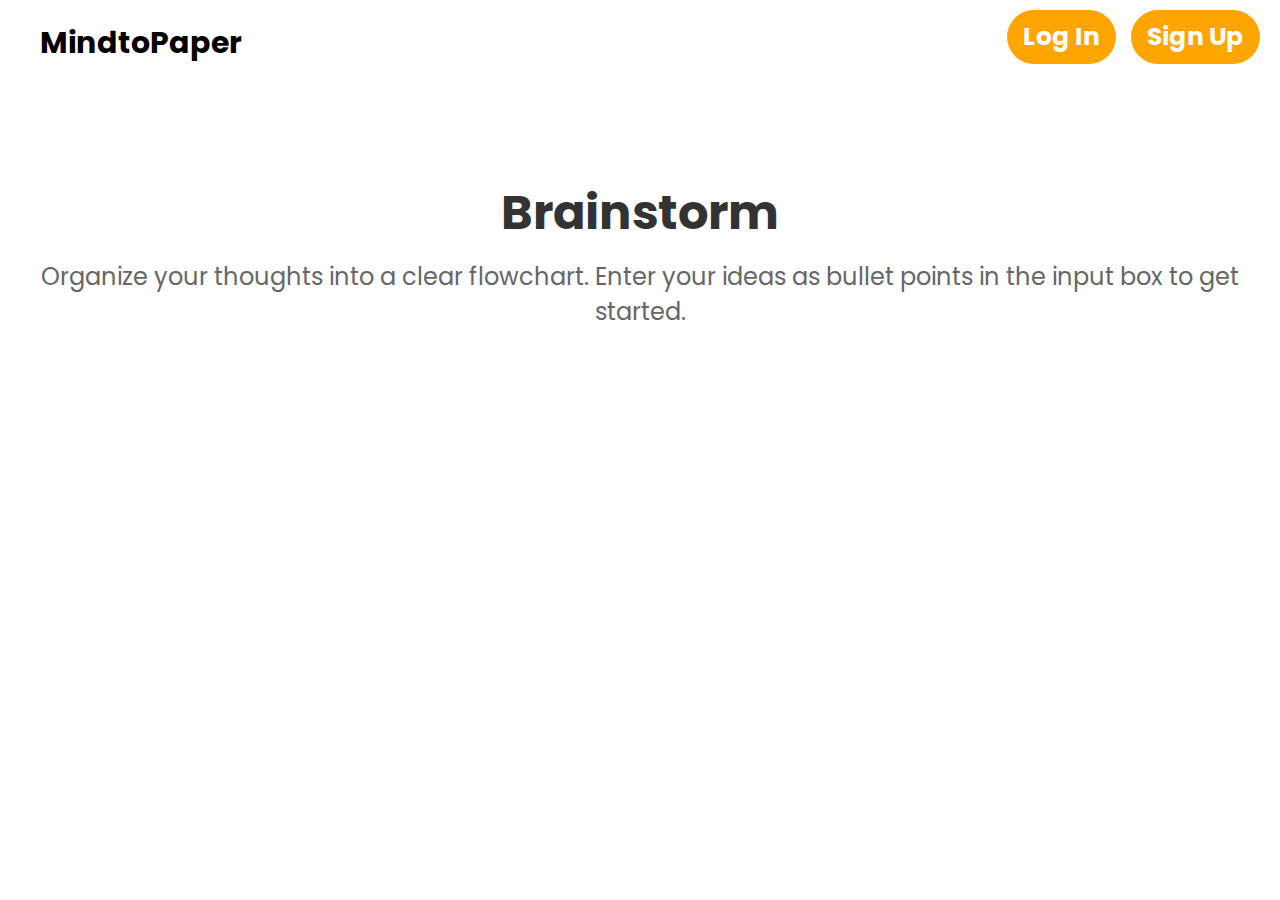
<file: brainstorm.html>
<!DOCTYPE html>
<html lang="en">
    <head>
        <meta charset="UTF-8">
        <meta http-equiv="X-UA-Compatible" content="IE=edge">
        <meta name="viewport" content="width=device-width, initial-scale=1.0">
        <title>MindtoPaper</title> <!--TITLE OF THE PAGE-->
        <link rel="stylesheet" type="text/css" href="css/brainstorm.css"> <!--LINK TO CSS FILE FOR BRAINSTORM PAGE-->
        <link rel="preconnect" href="https://fonts.googleapis.com">
        <link rel="preconnect" href="https://fonts.gstatic.com" crossorigin>
        <link href="https://fonts.googleapis.com/css2?family=Poppins:ital,wght@0,100;0,200;0,300;0,400;0,500;0,600;0,700;0,800;0,900;1,100;1,200;1,300;1,400;1,500;1,600;1,700;1,800;1,900&display=swap" rel="stylesheet">
    </head>
    <body>
        <header>
            <section class="top-bar"> <!--TOP NAVIGATION BAR ('MindtoPaper,' Login, Signup, etc.)-->
                <div class="logo"> <!--LOGO-->
                    <a href="index.html">
                        <h1>MindtoPaper</h1>
                    </a>
                </div>
                <div class="nav-buttons"> <!--LOGIN AND SIGNUP BUTTONS-->
                    <a href="#" class="btn" onclick="openModal('loginModal')">Log In</a>
                    <a href="#" class="btn" onclick="openModal('signupModal')">Sign Up</a>
                </div> 
                <div id="loginModal" class="modal"> <!--LOGIN MODAL-->
                    <div class="modal-content">
                        <span class="close" onclick="closeModal('loginModal')">&times;</span>
                        <h2><span class="relaxed"><span class="bold-text">Log In to Your Account</span></span></h2>
                        <form>
                            <label for="login-email"><span class="bold-text"><span class="relaxed">Email:</span></span></label>
                            <input type="email" id="login-email" required>
                            <label for="login-password"><span class="bold-text"><span class="relaxed">Password:</span></span></label>
                            <input type="password" id="login-password" required>
                            <button type="submit" class="btn"><span class="normal-text">Log In</span></button>
                        </form>
                        <div class="modal-footer"> <!--FOOTER OF LOGIN MODAL-->
                            <p>Don't have an account? <a href="#" onclick="switchToSignup()">Sign up here.</a></p>
                        </div>
                    </div>
                </div>
                <div id="signupModal" class="modal"> <!--SIGNUP MODAL-->
                    <div class="modal-content">
                        <span class="close" onclick="closeModal('signupModal')">&times;</span>
                        <h2><span class="relaxed">Register a New Account</span></h2>
                        <form>
                            <label for="signup-email"><span class="bold-text"><span class="relaxed">Email:</span></span></label>
                            <input type="email" id="signup-email" required>
                            <label for="signup-password"><span class="bold-text"><span class="relaxed">Password:</span></span></label>
                            <input type="password" id="signup-password" required>
                            <button type="submit" class="btn"><span class="normal-text"><span class="bold-text">Sign Up</span></span></button>
                        </form>
                        <div class="modal-footer"> <!--FOOTER OF SIGNUP MODAL-->
                            <p>Already have an account? <a href="#" onclick="switchToLogin()">Log in here.</a></p>
                        </div>
                    </div>
                </div>
            </section>
            <div class="hero"> <!--HERO SECTION (Title, Subtitle, Input Field, Evaluate Button)-->
                <h1>Brainstorm</h1>
                <h2>Organize your thoughts into a clear flowchart. Enter your ideas as bullet points in the input box to get started.</h2>
            </div>
            <div class="input-container">
                <textarea id="ideaInput" placeholder="Type your ideas here..."></textarea>
                <button class="action-button" id="submitButton">Proceed</button>
            </div>
        </header>
    </body>
    <script src="js/brainstorm.js"></script> <!--LINK TO JAVASCRIPT FILE FOR BRAINSTORM PAGE-->
</html>
</file>
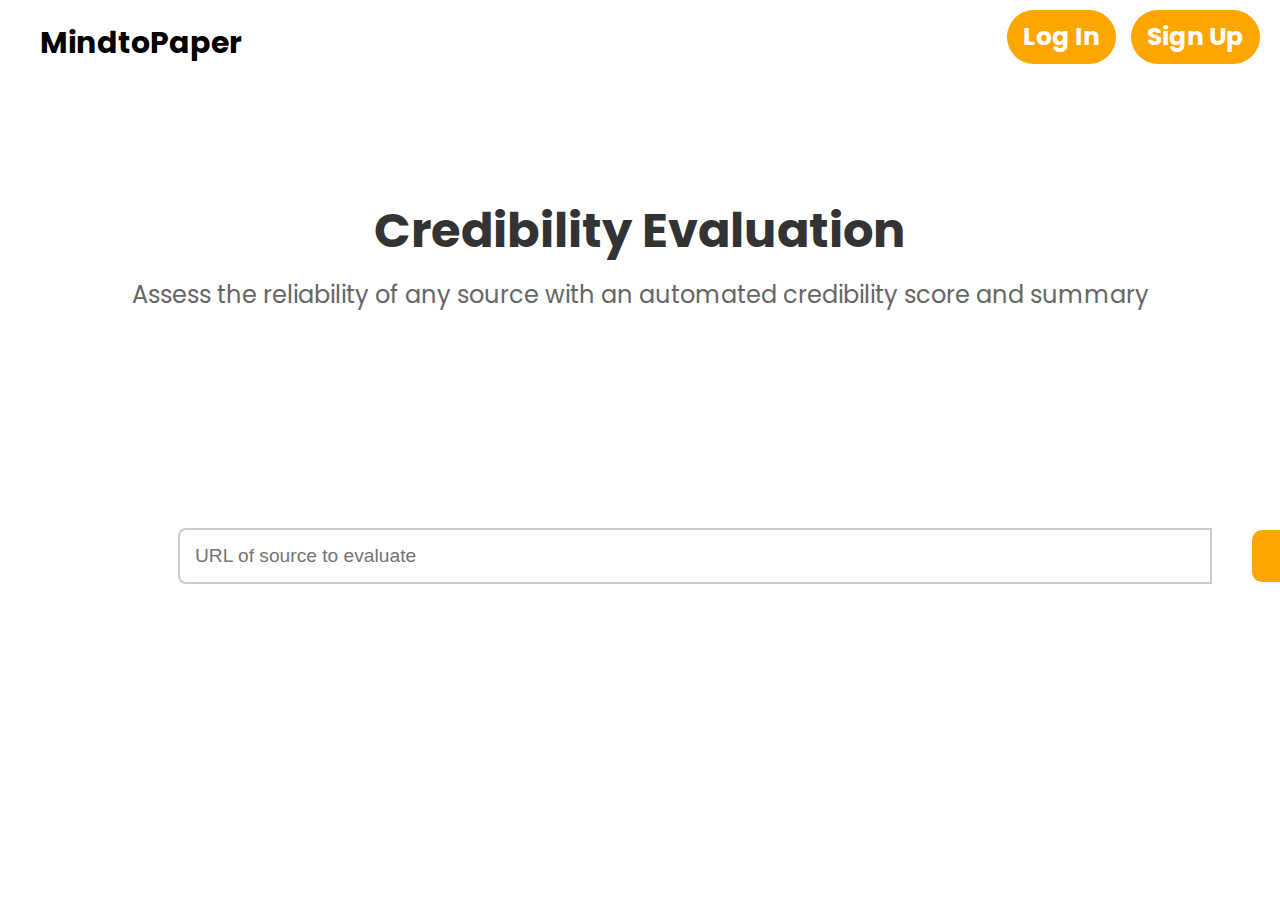
<file: credibility.html>
<!DOCTYPE html>
<html lang="en">
    <head>
        <meta charset="UTF-8">
        <meta http-equiv="X-UA-Compatible" content="IE=edge">
        <meta name="viewport" content="width=device-width, initial-scale=1.0">
        <title>MindtoPaper</title> <!--TITLE OF THE PAGE-->
        <link rel="stylesheet" type="text/css" href="css/credibility.css"> <!--LINK TO CSS FILE FOR CREDIBILITY PAGE-->
        <link rel="preconnect" href="https://fonts.googleapis.com">
        <link rel="preconnect" href="https://fonts.gstatic.com" crossorigin>
        <link href="https://fonts.googleapis.com/css2?family=Poppins:ital,wght@0,100;0,200;0,300;0,400;0,500;0,600;0,700;0,800;0,900;1,100;1,200;1,300;1,400;1,500;1,600;1,700;1,800;1,900&display=swap" rel="stylesheet">
    </head>
    <body>
        <header>
            <section class="top-bar"> <!--TOP NAVIGATION BAR ('MindtoPaper,' Login, Signup, etc.)-->
                <div class="logo"> <!--LOGO-->
                    <a href="index.html">
                        <h1>MindtoPaper</h1>
                    </a>
                </div>
                <div class="nav-buttons"> <!--LOGIN AND SIGNUP BUTTONS-->
                    <a href="#" class="btn" onclick="openModal('loginModal')">Log In</a>
                    <a href="#" class="btn" onclick="openModal('signupModal')">Sign Up</a>
                </div> 
                <div id="loginModal" class="modal"> <!--LOGIN MODAL-->
                    <div class="modal-content">
                        <span class="close" onclick="closeModal('loginModal')">&times;</span>
                        <h2><span class="relaxed"><span class="bold-text">Log In to Your Account</span></span></h2>
                        <form>
                            <label for="login-email"><span class="bold-text"><span class="relaxed">Email:</span></span></label>
                            <input type="email" id="login-email" required>
                            <label for="login-password"><span class="bold-text"><span class="relaxed">Password:</span></span></label>
                            <input type="password" id="login-password" required>
                            <button type="submit" class="btn"><span class="normal-text">Log In</span></button>
                        </form>
                        <div class="modal-footer"> <!--FOOTER OF LOGIN MODAL-->
                            <p>Don't have an account? <a href="#" onclick="switchToSignup()">Sign up here.</a></p>
                        </div>
                    </div>
                </div>
                <div id="signupModal" class="modal"> <!--SIGNUP MODAL-->
                    <div class="modal-content">
                        <span class="close" onclick="closeModal('signupModal')">&times;</span>
                        <h2><span class="relaxed">Register a New Account</span></h2>
                        <form>
                            <label for="signup-email"><span class="bold-text"><span class="relaxed">Email:</span></span></label>
                            <input type="email" id="signup-email" required>
                            <label for="signup-password"><span class="bold-text"><span class="relaxed">Password:</span></span></label>
                            <input type="password" id="signup-password" required>
                            <button type="submit" class="btn"><span class="normal-text"><span class="bold-text">Sign Up</span></span></button>
                        </form>
                        <div class="modal-footer"> <!--FOOTER OF SIGNUP MODAL-->
                            <p>Already have an account? <a href="#" onclick="switchToLogin()">Log in here.</a></p>
                        </div>
                    </div>
                </div>
            </section>
            <div class="hero"> <!--HERO SECTION (Title, Subtitle, Input Field, Evaluate Button)-->
                <h1>Credibility Evaluation</h1>
                <h2>Assess the reliability of any source with an automated credibility score and summary</h2>
            </div>
            <div class="input-container"> <!--INPUT FIELD AND EVALUATE BUTTON-->
                <input type="text" id="sourceInput" placeholder="URL of source to evaluate" /> <!--INPUT FIELD FOR URL-->
                <button id="evaluateButton">Evaluate</button> <!--EVALUATE BUTTON-->
                <div class="spinner" id="spinner"></div> <!--SPINNER TO INDICATE LOADING-->
            </div>
            <div class="result-message" id="resultMessage"></div> <!--DIV TO DISPLAY RESULT OF EVALUATION-->
        </header>
    </body>
    <script src="js/credibility.js"></script> <!--LINK TO JAVASCRIPT FILE FOR CREDIBILITY PAGE-->
</html>
</file>
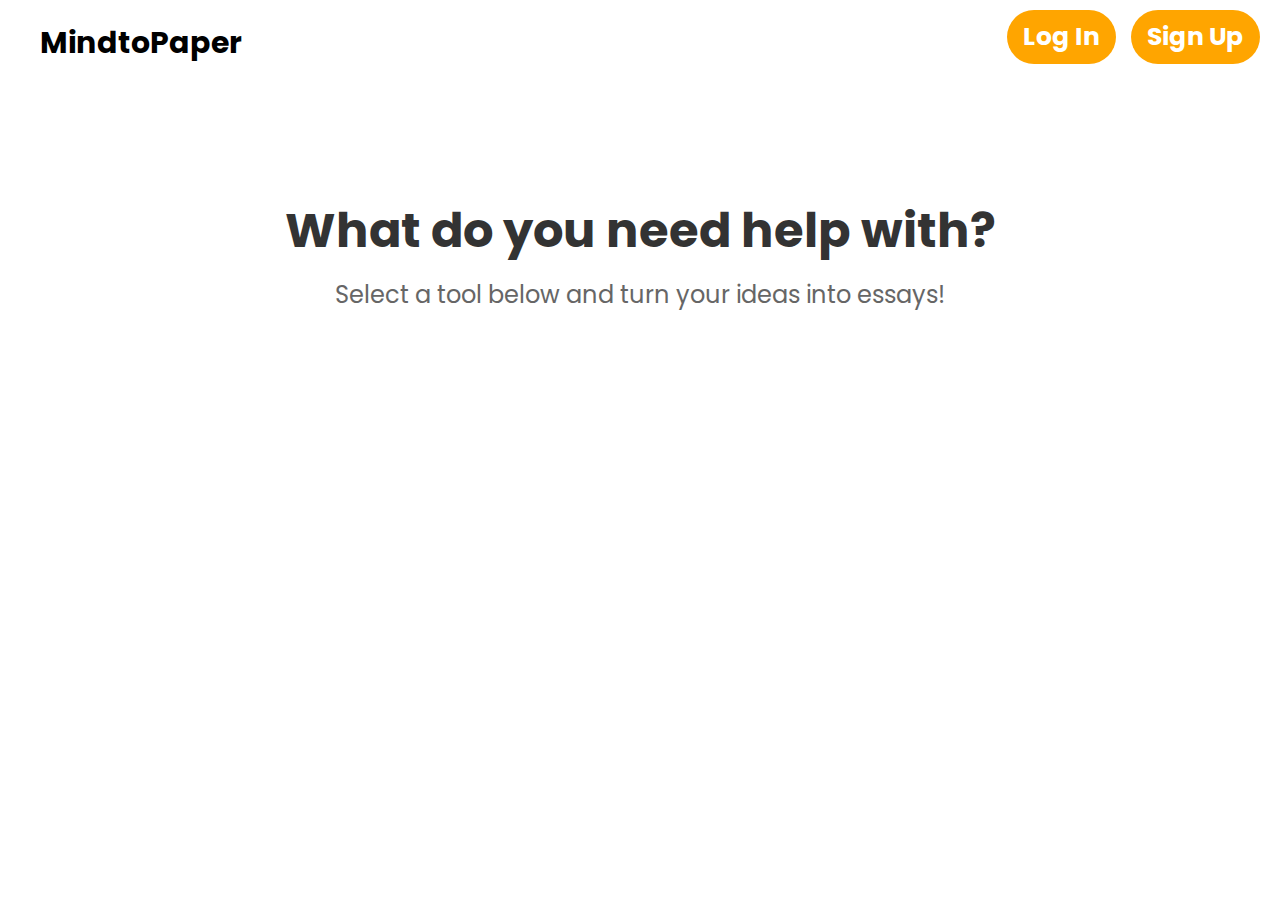
<file: selection.html>
<!DOCTYPE html>
<html lang="en">
    <head>
        <meta charset="UTF-8">
        <meta http-equiv="X-UA-Compatible" content="IE=edge">
        <meta name="viewport" content="width=device-width, initial-scale=1.0">
        <title>MindtoPaper</title> <!--TITLE OF THE PAGE-->
        <link rel="stylesheet" type="text/css" href="css/selection.css"> <!--LINK TO CSS FILE FOR SELECTION PAGE-->
        <link rel="preconnect" href="https://fonts.googleapis.com">
        <link rel="preconnect" href="https://fonts.gstatic.com" crossorigin>
        <link href="https://fonts.googleapis.com/css2?family=Poppins:ital,wght@0,100;0,200;0,300;0,400;0,500;0,600;0,700;0,800;0,900;1,100;1,200;1,300;1,400;1,500;1,600;1,700;1,800;1,900&display=swap" rel="stylesheet">
    </head>
    <body>
        <header>
            <section class="top-bar"> <!--TOP NAVIGATION BAR ('MindtoPaper,' Login, Signup, etc.)-->
                <div class="logo"> <!--LOGO-->
                    <a href="index.html">
                        <h1>MindtoPaper</h1>
                    </a>
                </div>
                <div class="nav-buttons"> <!--LOGIN AND SIGNUP BUTTONS-->
                    <a href="#" class="btn" onclick="openModal('loginModal')">Log In</a>
                    <a href="#" class="btn" onclick="openModal('signupModal')">Sign Up</a>
                </div> 
                <div id="loginModal" class="modal"> <!--LOGIN MODAL-->
                    <div class="modal-content">
                        <span class="close" onclick="closeModal('loginModal')">&times;</span>
                        <h2><span class="relaxed"><span class="bold-text">Log In to Your Account</span></span></h2>
                        <form>
                            <label for="login-email"><span class="bold-text"><span class="relaxed">Email:</span></span></label>
                            <input type="email" id="login-email" required>
                            <label for="login-password"><span class="bold-text"><span class="relaxed">Password:</span></span></label>
                            <input type="password" id="login-password" required>
                            <button type="submit" class="btn"><span class="normal-text">Log In</span></button>
                        </form>
                        <div class="modal-footer"> <!--FOOTER OF LOGIN MODAL-->
                            <p>Don't have an account? <a href="#" onclick="switchToSignup()">Sign up here.</a></p>
                        </div>
                    </div>
                </div>
                <div id="signupModal" class="modal"> <!--SIGNUP MODAL-->
                    <div class="modal-content">
                        <span class="close" onclick="closeModal('signupModal')">&times;</span>
                        <h2><span class="relaxed">Register a New Account</span></h2>
                        <form>
                            <label for="signup-email"><span class="bold-text"><span class="relaxed">Email:</span></span></label>
                            <input type="email" id="signup-email" required>
                            <label for="signup-password"><span class="bold-text"><span class="relaxed">Password:</span></span></label>
                            <input type="password" id="signup-password" required>
                            <button type="submit" class="btn"><span class="normal-text"><span class="bold-text">Sign Up</span></span></button>
                        </form>
                        <div class="modal-footer"> <!--FOOTER OF SIGNUP MODAL-->
                            <p>Already have an account? <a href="#" onclick="switchToLogin()">Log in here.</a></p>
                        </div>
                    </div>
                </div>
            </section>
            <div class="hero"> <!--HERO SECTION (Title, Subtitle, Input Field, Evaluate Button)-->
                <h1>What do you need help with?</h1>
                <h2>Select a tool below and turn your ideas into essays!</h2>
            </div>
            <div class="link-container"> 
                <a href="sourcefinder.html" class="link-box">
                  <div class="link-title">Find Sources</div> <!--LINK TO FIND SOURCES PAGE-->
                  <div class="subtitle-box">
                    <span class="subtitle-text">Quickly discover credible research that supports your argument</span>
                    <span class="arrow">→</span>
                  </div>
                </a>
                <a href="credibility.html" class="link-box">
                    <div class="link-title">Evaluate Credibility</div> <!--LINK TO EVALUATE CREDIBILITY PAGE-->
                    <div class="subtitle-box">
                      <span class="subtitle-text">Assess the reliability of your source with a credibility score and summary</span>
                      <span class="arrow">→</span>
                    </div>
                </a>
                <a href="title.html" class="link-box">
                    <div class="link-title">Generate Outline</div> <!--LINK TO GENERATE OUTLINE PAGE-->
                    <div class="subtitle-box">
                      <span class="subtitle-text">Create a structured essay outline tailored to your topic and requirements</span>
                      <span class="arrow">→</span>
                    </div>
                </a>
            </div>
        </header>
    </body>
    <script src="js/selection.js"></script> <!--LINK TO JAVASCRIPT FILE FOR SELECTION PAGE-->
</html>
</file>
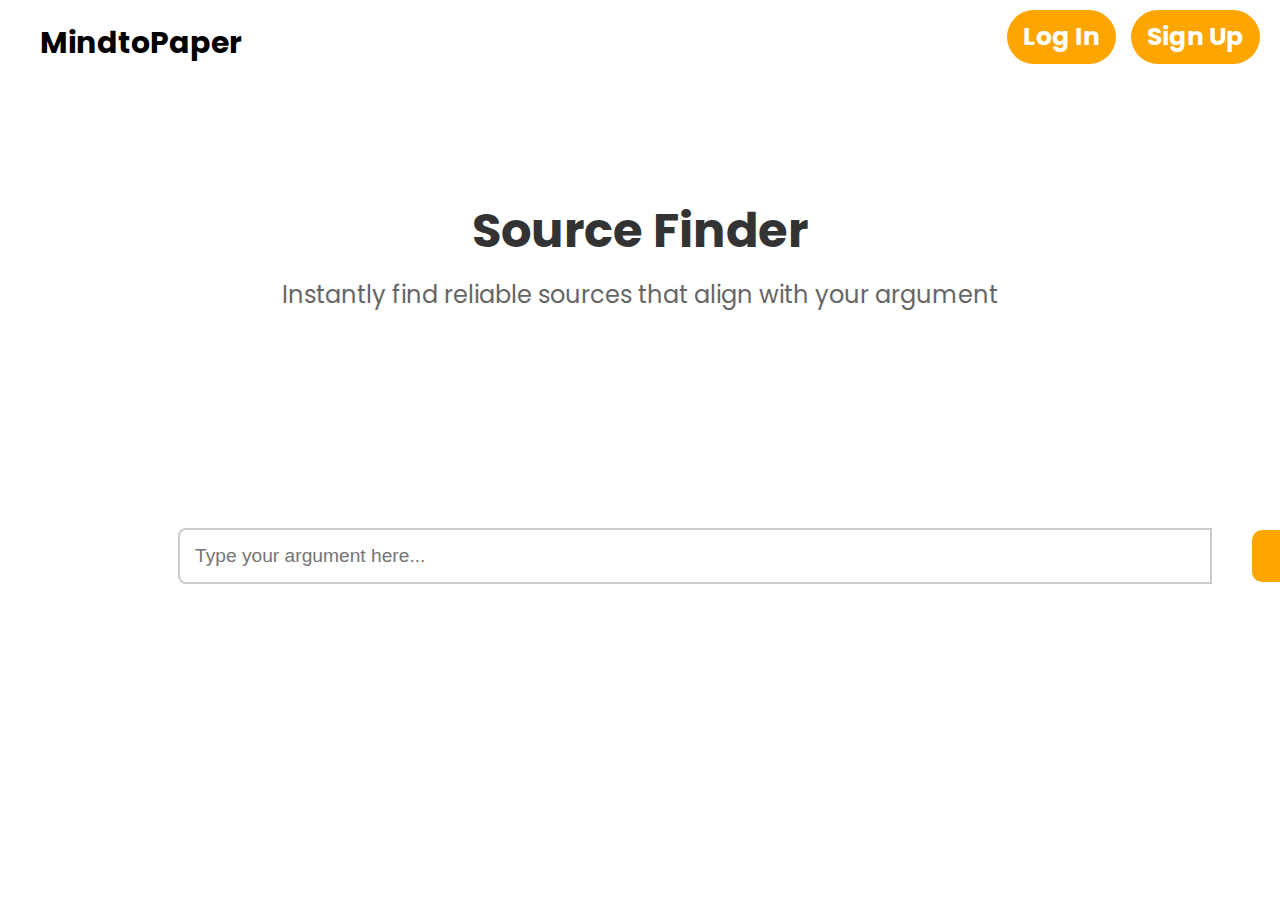
<file: sourcefinder.html>
<!DOCTYPE html>
<html lang="en">
    <head>
        <meta charset="UTF-8">
        <meta http-equiv="X-UA-Compatible" content="IE=edge">
        <meta name="viewport" content="width=device-width, initial-scale=1.0">
        <title>MindtoPaper</title> <!--TITLE OF THE PAGE-->
        <link rel="stylesheet" type="text/css" href="css/sourcefinder.css"> <!--LINK TO CSS FILE SOURCEFINDER PAGE-->
        <link rel="preconnect" href="https://fonts.googleapis.com">
        <link rel="preconnect" href="https://fonts.gstatic.com" crossorigin>
        <link href="https://fonts.googleapis.com/css2?family=Poppins:ital,wght@0,100;0,200;0,300;0,400;0,500;0,600;0,700;0,800;0,900;1,100;1,200;1,300;1,400;1,500;1,600;1,700;1,800;1,900&display=swap" rel="stylesheet">
    </head>
    <body>
        <header>
            <section class="top-bar"> <!--TOP NAVIGATION BAR ('MindtoPaper,' Login, Signup, etc.)-->
                <div class="logo"> <!--LOGO-->
                    <a href="index.html">
                        <h1>MindtoPaper</h1>
                    </a>
                </div>
                <div class="nav-buttons"> <!--LOGIN AND SIGNUP BUTTONS-->
                    <a href="#" class="btn" onclick="openModal('loginModal')">Log In</a>
                    <a href="#" class="btn" onclick="openModal('signupModal')">Sign Up</a>
                </div> 
                <div id="loginModal" class="modal"> <!--LOGIN MODAL-->
                    <div class="modal-content">
                        <span class="close" onclick="closeModal('loginModal')">&times;</span>
                        <h2><span class="relaxed"><span class="bold-text">Log In to Your Account</span></span></h2>
                        <form>
                            <label for="login-email"><span class="bold-text"><span class="relaxed">Email:</span></span></label>
                            <input type="email" id="login-email" required>
                            <label for="login-password"><span class="bold-text"><span class="relaxed">Password:</span></span></label>
                            <input type="password" id="login-password" required>
                            <button type="submit" class="btn"><span class="normal-text">Log In</span></button>
                        </form>
                        <div class="modal-footer"> <!--FOOTER OF LOGIN MODAL-->
                            <p>Don't have an account? <a href="#" onclick="switchToSignup()">Sign up here.</a></p>
                        </div>
                    </div>
                </div>
                <div id="signupModal" class="modal"> <!--SIGNUP MODAL-->
                    <div class="modal-content">
                        <span class="close" onclick="closeModal('signupModal')">&times;</span>
                        <h2><span class="relaxed">Register a New Account</span></h2>
                        <form>
                            <label for="signup-email"><span class="bold-text"><span class="relaxed">Email:</span></span></label>
                            <input type="email" id="signup-email" required>
                            <label for="signup-password"><span class="bold-text"><span class="relaxed">Password:</span></span></label>
                            <input type="password" id="signup-password" required>
                            <button type="submit" class="btn"><span class="normal-text"><span class="bold-text">Sign Up</span></span></button>
                        </form>
                        <div class="modal-footer"> <!--FOOTER OF SIGNUP MODAL-->
                            <p>Already have an account? <a href="#" onclick="switchToLogin()">Log in here.</a></p>
                        </div>
                    </div>
                </div>
            </section>
            <div class="hero"> <!--HERO SECTION (Title, Subtitle, Input Field, Evaluate Button)-->
                <h1>Source Finder</h1>
                <h2>Instantly find reliable sources that align with your argument</h2>
            </div>
            <div class="input-container"> <!--INPUT FIELD AND EVALUATE BUTTON-->
                <input type="text" id="sourceInput" placeholder="Type your argument here..." /> <!--INPUT FIELD FOR ARGUMENT-->
                <button id="evaluateButton">Search</button> <!--SEARCH BUTTON-->
                <div class="spinner" id="spinner"></div> <!--SPINNER TO INDICATE LOADING-->
            </div>
            <div class="result-message" id="resultMessage"></div> <!--DIV TO DISPLAY RESULT OF EVALUATION-->
        </header>
    </body>
    <script src="js/sourcefinder.js"></script> <!--LINK TO JAVASCRIPT FILE FOR SOURCEFINDER PAGE-->
</html>
</file>
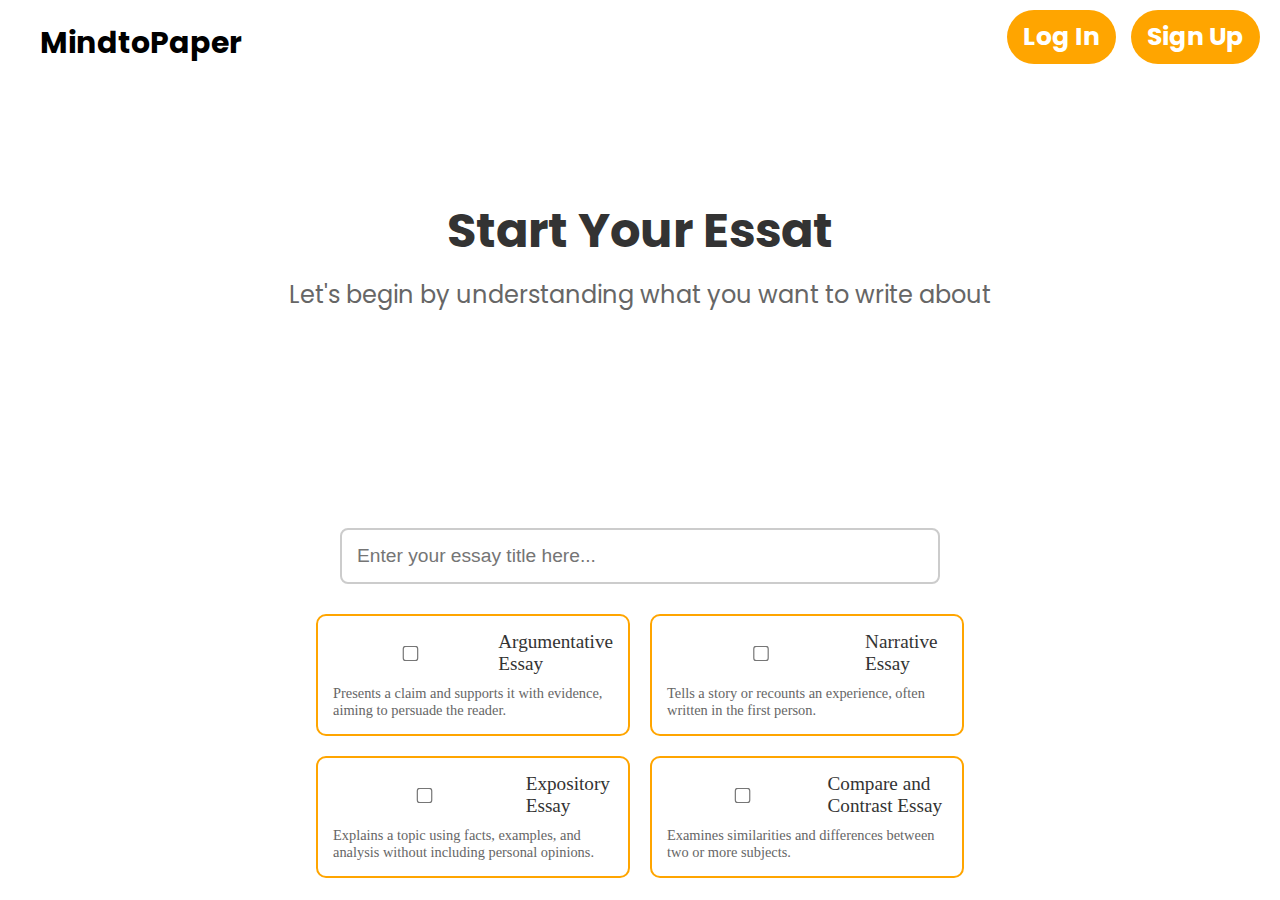
<file: title.html>
<!DOCTYPE html>
<html lang="en">
    <head>
        <meta charset="UTF-8">
        <meta http-equiv="X-UA-Compatible" content="IE=edge">
        <meta name="viewport" content="width=device-width, initial-scale=1.0">
        <title>MindtoPaper</title> <!--TITLE OF THE PAGE-->
        <link rel="stylesheet" type="text/css" href="css/title.css"> <!--LINK TO CSS FILE FOR TITLE PAGE-->
        <link rel="preconnect" href="https://fonts.googleapis.com">
        <link rel="preconnect" href="https://fonts.gstatic.com" crossorigin>
        <link href="https://fonts.googleapis.com/css2?family=Poppins:ital,wght@0,100;0,200;0,300;0,400;0,500;0,600;0,700;0,800;0,900;1,100;1,200;1,300;1,400;1,500;1,600;1,700;1,800;1,900&display=swap" rel="stylesheet">
    </head>
    <body>
        <header>
            <section class="top-bar"> <!--TOP NAVIGATION BAR ('MindtoPaper,' Login, Signup, etc.)-->
                <div class="logo"> <!--LOGO-->
                    <a href="index.html">
                        <h1>MindtoPaper</h1>
                    </a>
                </div>
                <div class="nav-buttons"> <!--LOGIN AND SIGNUP BUTTONS-->
                    <a href="#" class="btn" onclick="openModal('loginModal')">Log In</a>
                    <a href="#" class="btn" onclick="openModal('signupModal')">Sign Up</a>
                </div> 
                <div id="loginModal" class="modal"> <!--LOGIN MODAL-->
                    <div class="modal-content">
                        <span class="close" onclick="closeModal('loginModal')">&times;</span>
                        <h2><span class="relaxed"><span class="bold-text">Log In to Your Account</span></span></h2>
                        <form>
                            <label for="login-email"><span class="bold-text"><span class="relaxed">Email:</span></span></label>
                            <input type="email" id="login-email" required>
                            <label for="login-password"><span class="bold-text"><span class="relaxed">Password:</span></span></label>
                            <input type="password" id="login-password" required>
                            <button type="submit" class="btn"><span class="normal-text">Log In</span></button>
                        </form>
                        <div class="modal-footer"> <!--FOOTER OF LOGIN MODAL-->
                            <p>Don't have an account? <a href="#" onclick="switchToSignup()">Sign up here.</a></p>
                        </div>
                    </div>
                </div>
                <div id="signupModal" class="modal"> <!--SIGNUP MODAL-->
                    <div class="modal-content">
                        <span class="close" onclick="closeModal('signupModal')">&times;</span>
                        <h2><span class="relaxed">Register a New Account</span></h2>
                        <form>
                            <label for="signup-email"><span class="bold-text"><span class="relaxed">Email:</span></span></label>
                            <input type="email" id="signup-email" required>
                            <label for="signup-password"><span class="bold-text"><span class="relaxed">Password:</span></span></label>
                            <input type="password" id="signup-password" required>
                            <button type="submit" class="btn"><span class="normal-text"><span class="bold-text">Sign Up</span></span></button>
                        </form>
                        <div class="modal-footer"> <!--FOOTER OF SIGNUP MODAL-->
                            <p>Already have an account? <a href="#" onclick="switchToLogin()">Log in here.</a></p>
                        </div>
                    </div>
                </div>
            </section>
            <div class="hero"> <!--HERO SECTION (Title, Subtitle, Input Field, Evaluate Button)-->
                <h1>Start Your Essat</h1>
                <h2>Let's begin by understanding what you want to write about</h2>
            </div>
            <div class="input-container"> <!--INPUT FIELD FOR ESSAY TITLE-->
                <input type="text" id="essayTitle" placeholder="Enter your essay title here..." />
            </div>
            <div class="boxes-container"> <!--BOXES FOR ESSAY TOOLS (Selection, Brainstorming, etc.)-->
                <div class="column">
                  <div class="option-box" data-option="option1"> <!--OPTION 1 BOX-->
                    <label class="option-label">
                      <input type="checkbox" name="option" class="option-checkbox" value="option1" />
                      <span class="option-title">Argumentative Essay</span>
                    </label>
                    <div class="option-description"> Presents a claim and supports it with evidence, aiming to persuade the reader.</div>
                  </div>
                  <div class="option-box" data-option="option2"> <!--OPTION 2 BOX-->
                    <label class="option-label">
                      <input type="checkbox" name="option" class="option-checkbox" value="option2" />
                      <span class="option-title">Expository Essay</span>
                    </label>
                    <div class="option-description">Explains a topic using facts, examples, and analysis without including personal opinions.</div>
                  </div>
                </div>
                <div class="column">
                  <div class="option-box" data-option="option3"> <!--OPTION 3 BOX-->
                    <label class="option-label">
                      <input type="checkbox" name="option" class="option-checkbox" value="option3" />
                      <span class="option-title">Narrative Essay</span>
                    </label>
                    <div class="option-description">Tells a story or recounts an experience, often written in the first person.</div>
                  </div>
                  <div class="option-box" data-option="option4"> <!--OPTION 4 BOX-->
                    <label class="option-label">
                      <input type="checkbox" name="option" class="option-checkbox" value="option4" />
                      <span class="option-title">Compare and Contrast Essay</span>
                    </label>
                    <div class="option-description">Examines similarities and differences between two or more subjects.</div>
                  </div>
                </div>
            </div>
        </header>
    </body>
    <script src="js/title.js"></script> <!--LINK TO JAVASCRIPT FILE FOR TITLE PAGE-->
</html>
</file>
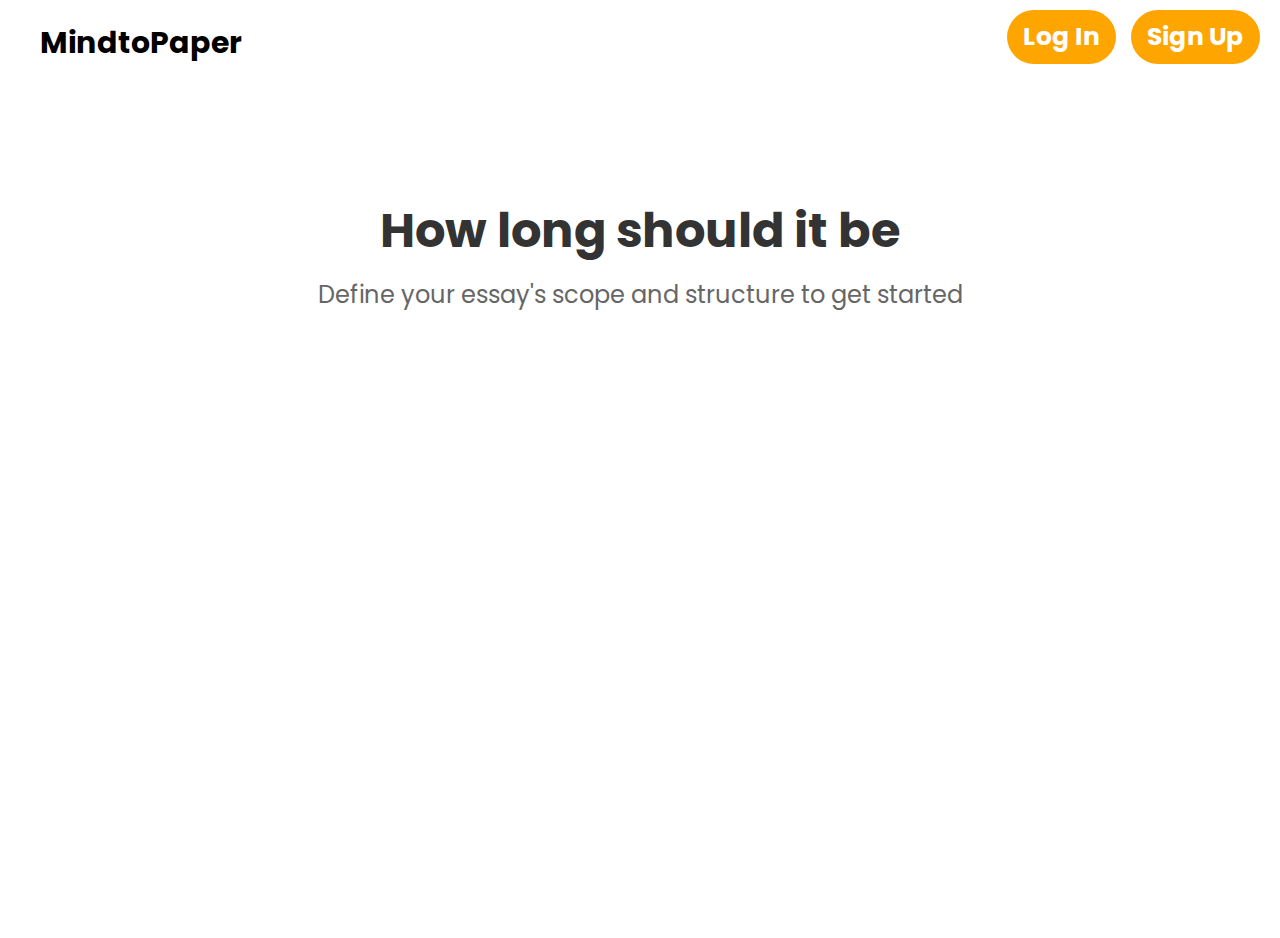
<file: wordcount.html>
<!DOCTYPE html>
<html lang="en">
    <head>
        <meta charset="UTF-8">
        <meta http-equiv="X-UA-Compatible" content="IE=edge">
        <meta name="viewport" content="width=device-width, initial-scale=1.0">
        <title>MindtoPaper</title> <!--TITLE OF THE PAGE-->
        <link rel="stylesheet" type="text/css" href="css/wordcount.css"> <!--LINK TO CSS FILE FOR WORDCOUNT PAGE-->
        <link rel="preconnect" href="https://fonts.googleapis.com">
        <link rel="preconnect" href="https://fonts.gstatic.com" crossorigin>
        <link href="https://fonts.googleapis.com/css2?family=Poppins:ital,wght@0,100;0,200;0,300;0,400;0,500;0,600;0,700;0,800;0,900;1,100;1,200;1,300;1,400;1,500;1,600;1,700;1,800;1,900&display=swap" rel="stylesheet">
    </head>
    <body>
        <header>
            <section class="top-bar"> <!--TOP NAVIGATION BAR ('MindtoPaper,' Login, Signup, etc.)-->
                <div class="logo"> <!--LOGO-->
                    <a href="index.html">
                        <h1>MindtoPaper</h1>
                    </a>
                </div>
                <div class="nav-buttons"> <!--LOGIN AND SIGNUP BUTTONS-->
                    <a href="#" class="btn" onclick="openModal('loginModal')">Log In</a>
                    <a href="#" class="btn" onclick="openModal('signupModal')">Sign Up</a>
                </div> 
                <div id="loginModal" class="modal"> <!--LOGIN MODAL-->
                    <div class="modal-content">
                        <span class="close" onclick="closeModal('loginModal')">&times;</span>
                        <h2><span class="relaxed"><span class="bold-text">Log In to Your Account</span></span></h2>
                        <form>
                            <label for="login-email"><span class="bold-text"><span class="relaxed">Email:</span></span></label>
                            <input type="email" id="login-email" required>
                            <label for="login-password"><span class="bold-text"><span class="relaxed">Password:</span></span></label>
                            <input type="password" id="login-password" required>
                            <button type="submit" class="btn"><span class="normal-text">Log In</span></button>
                        </form>
                        <div class="modal-footer"> <!--FOOTER OF LOGIN MODAL-->
                            <p>Don't have an account? <a href="#" onclick="switchToSignup()">Sign up here.</a></p>
                        </div>
                    </div>
                </div>
                <div id="signupModal" class="modal"> <!--SIGNUP MODAL-->
                    <div class="modal-content">
                        <span class="close" onclick="closeModal('signupModal')">&times;</span>
                        <h2><span class="relaxed">Register a New Account</span></h2>
                        <form>
                            <label for="signup-email"><span class="bold-text"><span class="relaxed">Email:</span></span></label>
                            <input type="email" id="signup-email" required>
                            <label for="signup-password"><span class="bold-text"><span class="relaxed">Password:</span></span></label>
                            <input type="password" id="signup-password" required>
                            <button type="submit" class="btn"><span class="normal-text"><span class="bold-text">Sign Up</span></span></button>
                        </form>
                        <div class="modal-footer"> <!--FOOTER OF SIGNUP MODAL-->
                            <p>Already have an account? <a href="#" onclick="switchToLogin()">Log in here.</a></p>
                        </div>
                    </div>
                </div>
            </section>
            <div class="hero"> <!--HERO SECTION (Title, Subtitle, Input Field, Evaluate Button)-->
                <h1>How long should it be</h1>
                <h2>Define your essay's scope and structure to get started</h2>
            </div>
            <div class="slider-container"> <!--SLIDER CONTAINER (Word Count, Paragraphs, Proceed Button)-->
                <div class="slider-box"> <!--WORD COUNT SLIDER-->
                  <label for="wordCount">Word Count</label>
                  <input type="range" id="wordCount" name="wordCount" min="250" max="1500" step="100" value="250">
                  <div class="slider-value" id="wordCountValue">250 words</div>
                </div>
                <div class="slider-box"> <!--PARAGRAPHS SLIDER-->
                  <label for="paragraphs">Paragraphs</label>
                  <input type="range" id="paragraphs" name="paragraphs" min="3" max="10" step="1" value="3">
                  <div class="slider-value" id="paragraphsValue">3 paragraphs</div>
                </div>
                <button class="action-button" id="actionButton">Proceed</button> <!--PROCEED BUTTON-->
            </div>
        </header>
    </body>
    <script src="js/wordcount.js"></script> <!--LINK TO JAVASCRIPT FILE FOR WORDCOUNT PAGE-->
</html>
</file>
<file: css/brainstorm.css>
/* General Settings */

.highlight {
    color: #ef7c11;
    text-decoration: underline;
}

.relaxed {
    color: #383838;
}

.bold-text {
  font-weight: bold;
}

.normal-text {
  font-weight: normal;
}

.indent-text {
  font-style: italic;
}

.new-line {
  display: block;
}

.font-increase1 {
  font-size: 15px;
}

/* Header */

.logo h1 {
    position: absolute;
    top: 10px;
    left: 20px;
    font-size: 30px;
    font-weight: 700;
    text-align: left;
    margin: 10px 20px;
    font-family: Poppins, sans-serif;
    font-style: bold;
}

.logo a {
    color: inherit;
    text-decoration: none;
    font-family: Poppins, sans-serif;
    font-style: bold;
}

.hero {
    height: 50vh;
    display: flex;
    flex-direction: column;
    justify-content: center;
    align-items: center;
    text-align: center;
    font-family: Poppins, sans-serif;
    padding: 20px;
  }

  .hero h1 {
    margin: 0;
    font-size: 3rem;
    color: #333;
  }

  .hero h2 {
    margin: 10px 0 0;
    font-size: 1.5rem;
    color: #666;
    font-weight: normal;
  }

/* Navigation */

.nav-buttons {
    position: absolute;
    top: 10px;
    right: 20px;
    display: flex;
    gap: 15px;
}

.btn {
    text-decoration: none;
    font-family: Poppins, sans-serif;
    background-color: orange;
    color: white;
    padding: 8px 16px;
    border-radius: 30px;
    font-weight: bold;
    font-size: 25px;
    transition: 0.3s;
    border: none;
    cursor: pointer;
}

.btn:hover {
    background-color: darkorange;
}

/* Modal */

.modal {
    display: none;
    position: fixed;
    z-index: 1000;
    left: 0;
    top: 0;
    width: 100%;
    height: 100%;
    background-color: rgba(0, 0, 0, 0.5);
    justify-content: center;
    align-items: center;
}

.modal-content {
    background-color: white;
    padding: 20px;
    border-radius: 10px;
    width: 350px;
    text-align: center;
    font-family: Poppins, sans-serif;
    display: flex;
    flex-direction: column;
    align-items: center;
    justify-content: center;
    box-shadow: 0px 4px 10px rgba(0, 0, 0, 0.2);
    animation: fadeIn 0.3s ease-in-out;
    position: relative;
}

@keyframes fadeIn {
    from {
        opacity: 0;
        transform: scale(0.9);
    }
    to {
        opacity: 1;
        transform: scale(1);
    }
}

@keyframes fadeOut {
    from {
        opacity: 1;
        transform: scale(1);
    }
    to {
        opacity: 0;
        transform: scale(0.9);
    }
}

.close {
    position: absolute;
    top: 10px;
    right: 15px;
    font-size: 24px;
    cursor: pointer;
    color: #333;
    background: none;
    border: none;
    font-weight: bold;
    animation: fadeOut 0.3s ease-in-out;
}

input {
    width: 100%;
    padding: 8px;
    margin: 10px 0;
    border-radius: 5px;
    border: 1px solid #ccc;
}

.modal-content input {
    width: 90%;
    display: block;
    text-align: center;
}

.modal-content form {
    display: flex;
    flex-direction: column;
    align-items: center;
    width: 100%;
}

.modal-footer {
    margin-top: 15px;
    font-size: 14px;
    text-align: center;
}

.modal-footer a {
    color: orange;
    text-decoration: none;
}

.modal-footer a:hover {
    text-decoration: underline;
}

/* Input Section */

.input-container { /* Container for the input fields */
    width: 600px;
    background-color: #fff;
    border: 2px solid orange;
    border-radius: 10px;
    padding: 20px;
    margin: 20px auto;
    box-shadow: 0 4px 8px rgba(0, 0, 0, 0.1);
    display: flex;
    flex-direction: column;
    gap: 20px;
    opacity: 0;
    transform: translateY(50px);
    animation: faydeIn 1s forwards;
}
@keyframes faydeIn { /* Animation for the input container */
    to {
      opacity: 1;
      transform: translateY(0);
    }
}

.input-container textarea { /* Textarea for the user input */
    width: 100%;
    position: relative;
    left: -16px; /* position */
    font-family: Poppins, sans-serif;
    padding: 15px;
    font-size: 1.2rem;
    border: 2px solid #ccc;
    border-radius: 8px;
    transition: border-color 0.3s ease;
    outline: none;
    overflow-y: hidden; /* starts hidden and becomes auto after max height */
    resize: none; /* prevent manual resizing */
    min-height: 50px;
    max-height: 200px; /* approximately 10 lines */
}
.input-container textarea:focus {
    border-color: orange;
}

.action-button {
    background-color: orange;
    color: #fff;
    border: none;
    border-radius: 10px;
    font-size: 1.2rem;
    font-weight: bold;
    padding: 15px;
    cursor: pointer;
    transition: transform 0.3s ease;
    align-self: center;
}
.action-button:hover {
    transform: scale(1.05);
}


/* Simple Footer Section */

.simple-footer {
  position: relative;
  top: 1200px;
  width: 100%;
  background-color: #fafafa;
  padding: 20px 0;
  text-align: center;
  border-top: 2px solid orange;
  font-size: 18px;
  color: #333;
}

/* Fonts */

.poppins-thin {
    font-family: "Poppins", serif;
    font-weight: 100;
    font-style: normal;
  }
  
  .poppins-extralight {
    font-family: "Poppins", serif;
    font-weight: 200;
    font-style: normal;
  }
  
  .poppins-light {
    font-family: "Poppins", serif;
    font-weight: 300;
    font-style: normal;
  }
  
  .poppins-regular {
    font-family: "Poppins", serif;
    font-weight: 400;
    font-style: normal;
  }
  
  .poppins-medium {
    font-family: "Poppins", serif;
    font-weight: 500;
    font-style: normal;
  }
  
  .poppins-semibold {
    font-family: "Poppins", serif;
    font-weight: 600;
    font-style: normal;
  }
  
  .poppins-bold {
    font-family: "Poppins", serif;
    font-weight: 700;
    font-style: normal;
  }
  
  .poppins-extrabold {
    font-family: "Poppins", serif;
    font-weight: 800;
    font-style: normal;
  }
  
  .poppins-black {
    font-family: "Poppins", serif;
    font-weight: 900;
    font-style: normal;
  }
  
  .poppins-thin-italic {
    font-family: "Poppins", serif;
    font-weight: 100;
    font-style: italic;
  }
  
  .poppins-extralight-italic {
    font-family: "Poppins", serif;
    font-weight: 200;
    font-style: italic;
  }
  
  .poppins-light-italic {
    font-family: "Poppins", serif;
    font-weight: 300;
    font-style: italic;
  }
  
  .poppins-regular-italic {
    font-family: "Poppins", serif;
    font-weight: 400;
    font-style: italic;
  }
  
  .poppins-medium-italic {
    font-family: "Poppins", serif;
    font-weight: 500;
    font-style: italic;
  }
  
  .poppins-semibold-italic {
    font-family: "Poppins", serif;
    font-weight: 600;
    font-style: italic;
  }
  
  .poppins-bold-italic {
    font-family: "Poppins", serif;
    font-weight: 700;
    font-style: italic;
  }
  
  .poppins-extrabold-italic {
    font-family: "Poppins", serif;
    font-weight: 800;
    font-style: italic;
  }
  
  .poppins-black-italic {
    font-family: "Poppins", serif;
    font-weight: 900;
    font-style: italic;
}
</file>
<file: css/credibility.css>
/* General Settings */

.highlight {
    color: #ef7c11;
    text-decoration: underline;
}

.relaxed {
    color: #383838;
}

.bold-text {
  font-weight: bold;
}

.normal-text {
  font-weight: normal;
}

.indent-text {
  font-style: italic;
}

.new-line {
  display: block;
}

.font-increase1 {
  font-size: 15px;
}

/* Header */

.logo h1 {
    position: absolute;
    top: 10px;
    left: 20px;
    font-size: 30px;
    font-weight: 700;
    text-align: left;
    margin: 10px 20px;
    font-family: Poppins, sans-serif;
    font-style: bold;
}

.logo a {
    color: inherit;
    text-decoration: none;
    font-family: Poppins, sans-serif;
    font-style: bold;
}

.hero {
    height: 50vh;
    display: flex;
    flex-direction: column;
    justify-content: center;
    align-items: center;
    text-align: center;
    font-family: Poppins, sans-serif;
    padding: 20px;
  }

  .hero h1 {
    margin: 0;
    font-size: 3rem;
    color: #333;
  }

  .hero h2 {
    margin: 10px 0 0;
    font-size: 1.5rem;
    color: #666;
    font-weight: normal;
  }

/* Navigation */

.nav-buttons {
    position: absolute;
    top: 10px;
    right: 20px;
    display: flex;
    gap: 15px;
}

.btn {
    text-decoration: none;
    font-family: Poppins, sans-serif;
    background-color: orange;
    color: white;
    padding: 8px 16px;
    border-radius: 30px;
    font-weight: bold;
    font-size: 25px;
    transition: 0.3s;
    border: none;
    cursor: pointer;
}

.btn:hover {
    background-color: darkorange;
}

/* Modal */

.modal {
    display: none;
    position: fixed;
    z-index: 1000;
    left: 0;
    top: 0;
    width: 100%;
    height: 100%;
    background-color: rgba(0, 0, 0, 0.5);
    justify-content: center;
    align-items: center;
}

.modal-content {
    background-color: white;
    padding: 20px;
    border-radius: 10px;
    width: 350px;
    text-align: center;
    font-family: Poppins, sans-serif;
    display: flex;
    flex-direction: column;
    align-items: center;
    justify-content: center;
    box-shadow: 0px 4px 10px rgba(0, 0, 0, 0.2);
    animation: fadeIn 0.3s ease-in-out;
    position: relative;
}

@keyframes fadeIn {
    from {
        opacity: 0;
        transform: scale(0.9);
    }
    to {
        opacity: 1;
        transform: scale(1);
    }
}

@keyframes fadeOut {
    from {
        opacity: 1;
        transform: scale(1);
    }
    to {
        opacity: 0;
        transform: scale(0.9);
    }
}

.close {
    position: absolute;
    top: 10px;
    right: 15px;
    font-size: 24px;
    cursor: pointer;
    color: #333;
    background: none;
    border: none;
    font-weight: bold;
    animation: fadeOut 0.3s ease-in-out;
}

input {
    width: 100%;
    padding: 8px;
    margin: 10px 0;
    border-radius: 5px;
    border: 1px solid #ccc;
}

.modal-content input {
    width: 90%;
    display: block;
    text-align: center;
}

.modal-content form {
    display: flex;
    flex-direction: column;
    align-items: center;
    width: 100%;
}

.modal-footer {
    margin-top: 15px;
    font-size: 14px;
    text-align: center;
}

.modal-footer a {
    color: orange;
    text-decoration: none;
}

.modal-footer a:hover {
    text-decoration: underline;
}

/* Input Box */

.input-container { /*Input box container*/
    display: flex; 
    position: relative;
    left: 170px; /* Input Box Position */
    align-items: center; 
    margin-top: 20px; 
}

.input-container input[type="text"] { /* Input Box Styling */
    padding: 15px;
    font-size: 1.2rem;
    border: 2px solid #ccc;
    border-radius: 8px 0 0 8px; 
    outline: none;
    width: 1000px; /* Input Box Width */
  }

.input-container button { /* Button Styling */
    padding: 15px 30px;
    font-size: 1.2rem;
    border: none;
    background-color: orange;
    color: #fff;
    border-radius: 10px;
    font-weight: bold;
    cursor: pointer;
    transition: background-color 0.3s ease;
    margin-left: 40px; /* space between the input and button */
}

.input-container input[type="text"]:focus {
    border-color: orange;
}

@keyframes bounce { /* Animation for the Button */
    0%, 20%, 50%, 80%, 100% { transform: translateY(0); }
    40% { transform: translateY(-10px); }
    60% { transform: translateY(-5px); }
}

.input-container button:not(.loading):hover { /* Hover effect for the Button */
    animation: bounce 0.5s; 
}

@keyframes spin { /* Animation for the Loading Spinner */
    0% { transform: rotate(0deg); }
    100% { transform: rotate(360deg); }
}

.spinner { /* Loading Spinner Styling */
    display: none; /* hidden by default */
    width: 20px;
    height: 20px;
    border: 2px solid orange;
    border-top-color: transparent;
    border-radius: 50%;
    animation: spin 0.8s linear infinite;
    margin-left: 10px;
}

.result-message { /* Result Message Styling */
    margin-top: 20px;
    position: relative;
    left: 170px; /* Result Message Position */
    font-size: 1.2rem;
    color: #333;
}

/* Simple Footer Section */

.simple-footer {
  position: relative;
  top: 1200px;
  width: 100%;
  background-color: #fafafa;
  padding: 20px 0;
  text-align: center;
  border-top: 2px solid orange;
  font-size: 18px;
  color: #333;
}

/* Fonts */

.poppins-thin {
    font-family: "Poppins", serif;
    font-weight: 100;
    font-style: normal;
  }
  
  .poppins-extralight {
    font-family: "Poppins", serif;
    font-weight: 200;
    font-style: normal;
  }
  
  .poppins-light {
    font-family: "Poppins", serif;
    font-weight: 300;
    font-style: normal;
  }
  
  .poppins-regular {
    font-family: "Poppins", serif;
    font-weight: 400;
    font-style: normal;
  }
  
  .poppins-medium {
    font-family: "Poppins", serif;
    font-weight: 500;
    font-style: normal;
  }
  
  .poppins-semibold {
    font-family: "Poppins", serif;
    font-weight: 600;
    font-style: normal;
  }
  
  .poppins-bold {
    font-family: "Poppins", serif;
    font-weight: 700;
    font-style: normal;
  }
  
  .poppins-extrabold {
    font-family: "Poppins", serif;
    font-weight: 800;
    font-style: normal;
  }
  
  .poppins-black {
    font-family: "Poppins", serif;
    font-weight: 900;
    font-style: normal;
  }
  
  .poppins-thin-italic {
    font-family: "Poppins", serif;
    font-weight: 100;
    font-style: italic;
  }
  
  .poppins-extralight-italic {
    font-family: "Poppins", serif;
    font-weight: 200;
    font-style: italic;
  }
  
  .poppins-light-italic {
    font-family: "Poppins", serif;
    font-weight: 300;
    font-style: italic;
  }
  
  .poppins-regular-italic {
    font-family: "Poppins", serif;
    font-weight: 400;
    font-style: italic;
  }
  
  .poppins-medium-italic {
    font-family: "Poppins", serif;
    font-weight: 500;
    font-style: italic;
  }
  
  .poppins-semibold-italic {
    font-family: "Poppins", serif;
    font-weight: 600;
    font-style: italic;
  }
  
  .poppins-bold-italic {
    font-family: "Poppins", serif;
    font-weight: 700;
    font-style: italic;
  }
  
  .poppins-extrabold-italic {
    font-family: "Poppins", serif;
    font-weight: 800;
    font-style: italic;
  }
  
  .poppins-black-italic {
    font-family: "Poppins", serif;
    font-weight: 900;
    font-style: italic;
  }
</file>
<file: css/selection.css>
/* General Settings */

.highlight {
    color: #ef7c11;
    text-decoration: underline;
}

.relaxed {
    color: #383838;
}

.bold-text {
  font-weight: bold;
}

.normal-text {
  font-weight: normal;
}

.indent-text {
  font-style: italic;
}

.new-line {
  display: block;
}

.font-increase1 {
  font-size: 15px;
}

/* Header */

.logo h1 {
    position: absolute;
    top: 10px;
    left: 20px;
    font-size: 30px;
    font-weight: 700;
    text-align: left;
    margin: 10px 20px;
    font-family: Poppins, sans-serif;
    font-style: bold;
}

.logo a {
    color: inherit;
    text-decoration: none;
    font-family: Poppins, sans-serif;
    font-style: bold;
}

.hero {
    height: 50vh;
    display: flex;
    flex-direction: column;
    justify-content: center;
    align-items: center;
    text-align: center;
    font-family: Poppins, sans-serif;
    padding: 20px;
  }

  .hero h1 {
    margin: 0;
    font-size: 3rem;
    color: #333;
  }

  .hero h2 {
    margin: 10px 0 0;
    font-size: 1.5rem;
    color: #666;
    font-weight: normal;
  }

/* Navigation */

.nav-buttons {
    position: absolute;
    top: 10px;
    right: 20px;
    display: flex;
    gap: 15px;
}

.btn {
    text-decoration: none;
    font-family: Poppins, sans-serif;
    background-color: orange;
    color: white;
    padding: 8px 16px;
    border-radius: 30px;
    font-weight: bold;
    font-size: 25px;
    transition: 0.3s;
    border: none;
    cursor: pointer;
}

.btn:hover {
    background-color: darkorange;
}

/* Modal */

.modal {
    display: none;
    position: fixed;
    z-index: 1000;
    left: 0;
    top: 0;
    width: 100%;
    height: 100%;
    background-color: rgba(0, 0, 0, 0.5);
    justify-content: center;
    align-items: center;
}

.modal-content {
    background-color: white;
    padding: 20px;
    border-radius: 10px;
    width: 350px;
    text-align: center;
    font-family: Poppins, sans-serif;
    display: flex;
    flex-direction: column;
    align-items: center;
    justify-content: center;
    box-shadow: 0px 4px 10px rgba(0, 0, 0, 0.2);
    animation: fadeIn 0.3s ease-in-out;
    position: relative;
}

@keyframes fadeIn {
    from {
        opacity: 0;
        transform: scale(0.9);
    }
    to {
        opacity: 1;
        transform: scale(1);
    }
}

@keyframes fadeOut {
    from {
        opacity: 1;
        transform: scale(1);
    }
    to {
        opacity: 0;
        transform: scale(0.9);
    }
}

.close {
    position: absolute;
    top: 10px;
    right: 15px;
    font-size: 24px;
    cursor: pointer;
    color: #333;
    background: none;
    border: none;
    font-weight: bold;
    animation: fadeOut 0.3s ease-in-out;
}

input {
    width: 100%;
    padding: 8px;
    margin: 10px 0;
    border-radius: 5px;
    border: 1px solid #ccc;
}

.modal-content input {
    width: 90%;
    display: block;
    text-align: center;
}

.modal-content form {
    display: flex;
    flex-direction: column;
    align-items: center;
    width: 100%;
}

.modal-footer {
    margin-top: 15px;
    font-size: 14px;
    text-align: center;
}

.modal-footer a {
    color: orange;
    text-decoration: none;
}

.modal-footer a:hover {
    text-decoration: underline;
}

/* Input Section */

.link-container { /* Container for the links */
    width: 90%;
    max-width: 1200px;
    margin: 20px auto;
    display: flex;
    flex-direction: row;
    justify-content: center;
    gap: 20px;
    opacity: 0;
    transform: translateY(50px);
    animation: faydeIn 1s forwards;
}
@keyframes faydeIn { /* Fade in animation for the links */
    to {
      opacity: 1;
      transform: translateY(0);
    }
}

.link-box { /* Box for the link */
    display: flex;
    flex-direction: column;
    justify-content: center;
    align-items: center;
    text-decoration: none;
    background-color: #fff;
    border: 2px solid orange;
    border-radius: 10px;
    width: 250px; /* Width of the link */
    height: 250px; /* Height of the link */
    padding: 20px;
    color: #333;
    transition: transform 0.3s ease, box-shadow 0.3s ease;
    position: relative;
} 
.link-box:hover { /* Hover effect for the link */
    transform: scale(1.02);
    box-shadow: 0 4px 12px rgba(0, 0, 0, 0.1);
}
.link-title { /* Title for the link */
    font-size: 1.5rem;
    margin-bottom: 10px;
    text-align: center;
}

.subtitle-box {
    display: inline-block;
    background-color: orange;
    padding: 5px 10px;
    border-radius: 5px;
    position: relative;
    margin-top: 10px;
}
.subtitle-box .subtitle-text {
    color: #fff;
    font-size: 1rem;
    vertical-align: middle;
}
.subtitle-box .arrow {
    color: #fff;
    font-size: 1.2rem;
    margin-left: 10px;
    vertical-align: middle;
}
  
.subtitle-box::before {
    content: "";
    position: absolute;
    top: -5px;
    left: -5px;
    width: 20px;
    height: 20px;
    background-color: rgba(255, 255, 255, 0.5);
    border-radius: 50%;
}

/* Simple Footer Section */

.simple-footer {
  position: relative;
  top: 1200px;
  width: 100%;
  background-color: #fafafa;
  padding: 20px 0;
  text-align: center;
  border-top: 2px solid orange;
  font-size: 18px;
  color: #333;
}

/* Fonts */

.poppins-thin {
    font-family: "Poppins", serif;
    font-weight: 100;
    font-style: normal;
  }
  
  .poppins-extralight {
    font-family: "Poppins", serif;
    font-weight: 200;
    font-style: normal;
  }
  
  .poppins-light {
    font-family: "Poppins", serif;
    font-weight: 300;
    font-style: normal;
  }
  
  .poppins-regular {
    font-family: "Poppins", serif;
    font-weight: 400;
    font-style: normal;
  }
  
  .poppins-medium {
    font-family: "Poppins", serif;
    font-weight: 500;
    font-style: normal;
  }
  
  .poppins-semibold {
    font-family: "Poppins", serif;
    font-weight: 600;
    font-style: normal;
  }
  
  .poppins-bold {
    font-family: "Poppins", serif;
    font-weight: 700;
    font-style: normal;
  }
  
  .poppins-extrabold {
    font-family: "Poppins", serif;
    font-weight: 800;
    font-style: normal;
  }
  
  .poppins-black {
    font-family: "Poppins", serif;
    font-weight: 900;
    font-style: normal;
  }
  
  .poppins-thin-italic {
    font-family: "Poppins", serif;
    font-weight: 100;
    font-style: italic;
  }
  
  .poppins-extralight-italic {
    font-family: "Poppins", serif;
    font-weight: 200;
    font-style: italic;
  }
  
  .poppins-light-italic {
    font-family: "Poppins", serif;
    font-weight: 300;
    font-style: italic;
  }
  
  .poppins-regular-italic {
    font-family: "Poppins", serif;
    font-weight: 400;
    font-style: italic;
  }
  
  .poppins-medium-italic {
    font-family: "Poppins", serif;
    font-weight: 500;
    font-style: italic;
  }
  
  .poppins-semibold-italic {
    font-family: "Poppins", serif;
    font-weight: 600;
    font-style: italic;
  }
  
  .poppins-bold-italic {
    font-family: "Poppins", serif;
    font-weight: 700;
    font-style: italic;
  }
  
  .poppins-extrabold-italic {
    font-family: "Poppins", serif;
    font-weight: 800;
    font-style: italic;
  }
  
  .poppins-black-italic {
    font-family: "Poppins", serif;
    font-weight: 900;
    font-style: italic;
}
</file>
<file: css/sourcefinder.css>
/* General Settings */

.highlight {
    color: #ef7c11;
    text-decoration: underline;
}

.relaxed {
    color: #383838;
}

.bold-text {
  font-weight: bold;
}

.normal-text {
  font-weight: normal;
}

.indent-text {
  font-style: italic;
}

.new-line {
  display: block;
}

.font-increase1 {
  font-size: 15px;
}

/* Header */

.logo h1 {
    position: absolute;
    top: 10px;
    left: 20px;
    font-size: 30px;
    font-weight: 700;
    text-align: left;
    margin: 10px 20px;
    font-family: Poppins, sans-serif;
    font-style: bold;
}

.logo a {
    color: inherit;
    text-decoration: none;
    font-family: Poppins, sans-serif;
    font-style: bold;
}

.hero {
    height: 50vh;
    display: flex;
    flex-direction: column;
    justify-content: center;
    align-items: center;
    text-align: center;
    font-family: Poppins, sans-serif;
    padding: 20px;
  }

  .hero h1 {
    margin: 0;
    font-size: 3rem;
    color: #333;
  }

  .hero h2 {
    margin: 10px 0 0;
    font-size: 1.5rem;
    color: #666;
    font-weight: normal;
  }

/* Navigation */

.nav-buttons {
    position: absolute;
    top: 10px;
    right: 20px;
    display: flex;
    gap: 15px;
}

.btn {
    text-decoration: none;
    font-family: Poppins, sans-serif;
    background-color: orange;
    color: white;
    padding: 8px 16px;
    border-radius: 30px;
    font-weight: bold;
    font-size: 25px;
    transition: 0.3s;
    border: none;
    cursor: pointer;
}

.btn:hover {
    background-color: darkorange;
}

/* Modal */

.modal {
    display: none;
    position: fixed;
    z-index: 1000;
    left: 0;
    top: 0;
    width: 100%;
    height: 100%;
    background-color: rgba(0, 0, 0, 0.5);
    justify-content: center;
    align-items: center;
}

.modal-content {
    background-color: white;
    padding: 20px;
    border-radius: 10px;
    width: 350px;
    text-align: center;
    font-family: Poppins, sans-serif;
    display: flex;
    flex-direction: column;
    align-items: center;
    justify-content: center;
    box-shadow: 0px 4px 10px rgba(0, 0, 0, 0.2);
    animation: fadeIn 0.3s ease-in-out;
    position: relative;
}

@keyframes fadeIn {
    from {
        opacity: 0;
        transform: scale(0.9);
    }
    to {
        opacity: 1;
        transform: scale(1);
    }
}

@keyframes fadeOut {
    from {
        opacity: 1;
        transform: scale(1);
    }
    to {
        opacity: 0;
        transform: scale(0.9);
    }
}

.close {
    position: absolute;
    top: 10px;
    right: 15px;
    font-size: 24px;
    cursor: pointer;
    color: #333;
    background: none;
    border: none;
    font-weight: bold;
    animation: fadeOut 0.3s ease-in-out;
}

input {
    width: 100%;
    padding: 8px;
    margin: 10px 0;
    border-radius: 5px;
    border: 1px solid #ccc;
}

.modal-content input {
    width: 90%;
    display: block;
    text-align: center;
}

.modal-content form {
    display: flex;
    flex-direction: column;
    align-items: center;
    width: 100%;
}

.modal-footer {
    margin-top: 15px;
    font-size: 14px;
    text-align: center;
}

.modal-footer a {
    color: orange;
    text-decoration: none;
}

.modal-footer a:hover {
    text-decoration: underline;
}

/* Input Box */

.input-container { /*Input box container*/
    display: flex; 
    position: relative;
    left: 170px; /* Input Box Position */
    align-items: center; 
    margin-top: 20px; 
}

.input-container input[type="text"] { /* Input Box Styling */
    padding: 15px;
    font-size: 1.2rem;
    border: 2px solid #ccc;
    border-radius: 8px 0 0 8px; 
    outline: none;
    width: 1000px; /* Input Box Width */
  }

.input-container button { /* Button Styling */
    padding: 15px 30px;
    font-size: 1.2rem;
    border: none;
    background-color: orange;
    color: #fff;
    border-radius: 10px;
    font-weight: bold;
    cursor: pointer;
    transition: background-color 0.3s ease;
    margin-left: 40px; /* space between the input and button */
}

.input-container input[type="text"]:focus {
    border-color: orange;
}

@keyframes bounce { /* Animation for the Button */
    0%, 20%, 50%, 80%, 100% { transform: translateY(0); }
    40% { transform: translateY(-10px); }
    60% { transform: translateY(-5px); }
}

.input-container button:not(.loading):hover { /* Hover effect for the Button */
    animation: bounce 0.5s; 
}

@keyframes spin { /* Animation for the Loading Spinner */
    0% { transform: rotate(0deg); }
    100% { transform: rotate(360deg); }
}

.spinner { /* Loading Spinner Styling */
    display: none; /* hidden by default */
    width: 20px;
    height: 20px;
    border: 2px solid orange;
    border-top-color: transparent;
    border-radius: 50%;
    animation: spin 0.8s linear infinite;
    margin-left: 10px;
}

.result-message { /* Result Message Styling */
    margin-top: 20px;
    position: relative;
    left: 170px; /* Result Message Position */
    font-size: 1.2rem;
    color: #333;
}

/* Simple Footer Section */

.simple-footer {
  position: relative;
  top: 1200px;
  width: 100%;
  background-color: #fafafa;
  padding: 20px 0;
  text-align: center;
  border-top: 2px solid orange;
  font-size: 18px;
  color: #333;
}

/* Fonts */

.poppins-thin {
    font-family: "Poppins", serif;
    font-weight: 100;
    font-style: normal;
  }
  
  .poppins-extralight {
    font-family: "Poppins", serif;
    font-weight: 200;
    font-style: normal;
  }
  
  .poppins-light {
    font-family: "Poppins", serif;
    font-weight: 300;
    font-style: normal;
  }
  
  .poppins-regular {
    font-family: "Poppins", serif;
    font-weight: 400;
    font-style: normal;
  }
  
  .poppins-medium {
    font-family: "Poppins", serif;
    font-weight: 500;
    font-style: normal;
  }
  
  .poppins-semibold {
    font-family: "Poppins", serif;
    font-weight: 600;
    font-style: normal;
  }
  
  .poppins-bold {
    font-family: "Poppins", serif;
    font-weight: 700;
    font-style: normal;
  }
  
  .poppins-extrabold {
    font-family: "Poppins", serif;
    font-weight: 800;
    font-style: normal;
  }
  
  .poppins-black {
    font-family: "Poppins", serif;
    font-weight: 900;
    font-style: normal;
  }
  
  .poppins-thin-italic {
    font-family: "Poppins", serif;
    font-weight: 100;
    font-style: italic;
  }
  
  .poppins-extralight-italic {
    font-family: "Poppins", serif;
    font-weight: 200;
    font-style: italic;
  }
  
  .poppins-light-italic {
    font-family: "Poppins", serif;
    font-weight: 300;
    font-style: italic;
  }
  
  .poppins-regular-italic {
    font-family: "Poppins", serif;
    font-weight: 400;
    font-style: italic;
  }
  
  .poppins-medium-italic {
    font-family: "Poppins", serif;
    font-weight: 500;
    font-style: italic;
  }
  
  .poppins-semibold-italic {
    font-family: "Poppins", serif;
    font-weight: 600;
    font-style: italic;
  }
  
  .poppins-bold-italic {
    font-family: "Poppins", serif;
    font-weight: 700;
    font-style: italic;
  }
  
  .poppins-extrabold-italic {
    font-family: "Poppins", serif;
    font-weight: 800;
    font-style: italic;
  }
  
  .poppins-black-italic {
    font-family: "Poppins", serif;
    font-weight: 900;
    font-style: italic;
  }
</file>
<file: css/title.css>
/* General Settings */

.highlight {
    color: #ef7c11;
    text-decoration: underline;
}

.relaxed {
    color: #383838;
}

.bold-text {
  font-weight: bold;
}

.normal-text {
  font-weight: normal;
}

.indent-text {
  font-style: italic;
}

.new-line {
  display: block;
}

.font-increase1 {
  font-size: 15px;
}

/* Header */

.logo h1 {
    position: absolute;
    top: 10px;
    left: 20px;
    font-size: 30px;
    font-weight: 700;
    text-align: left;
    margin: 10px 20px;
    font-family: Poppins, sans-serif;
    font-style: bold;
}

.logo a {
    color: inherit;
    text-decoration: none;
    font-family: Poppins, sans-serif;
    font-style: bold;
}

.hero {
    height: 50vh;
    display: flex;
    flex-direction: column;
    justify-content: center;
    align-items: center;
    text-align: center;
    font-family: Poppins, sans-serif;
    padding: 20px;
  }

  .hero h1 {
    margin: 0;
    font-size: 3rem;
    color: #333;
  }

  .hero h2 {
    margin: 10px 0 0;
    font-size: 1.5rem;
    color: #666;
    font-weight: normal;
  }

/* Navigation */

.nav-buttons {
    position: absolute;
    top: 10px;
    right: 20px;
    display: flex;
    gap: 15px;
}

.btn {
    text-decoration: none;
    font-family: Poppins, sans-serif;
    background-color: orange;
    color: white;
    padding: 8px 16px;
    border-radius: 30px;
    font-weight: bold;
    font-size: 25px;
    transition: 0.3s;
    border: none;
    cursor: pointer;
}

.btn:hover {
    background-color: darkorange;
}

/* Modal */

.modal {
    display: none;
    position: fixed;
    z-index: 1000;
    left: 0;
    top: 0;
    width: 100%;
    height: 100%;
    background-color: rgba(0, 0, 0, 0.5);
    justify-content: center;
    align-items: center;
}

.modal-content {
    background-color: white;
    padding: 20px;
    border-radius: 10px;
    width: 350px;
    text-align: center;
    font-family: Poppins, sans-serif;
    display: flex;
    flex-direction: column;
    align-items: center;
    justify-content: center;
    box-shadow: 0px 4px 10px rgba(0, 0, 0, 0.2);
    animation: fadeIn 0.3s ease-in-out;
    position: relative;
}

@keyframes fadeIn {
    from {
        opacity: 0;
        transform: scale(0.9);
    }
    to {
        opacity: 1;
        transform: scale(1);
    }
}

@keyframes fadeOut {
    from {
        opacity: 1;
        transform: scale(1);
    }
    to {
        opacity: 0;
        transform: scale(0.9);
    }
}

.close {
    position: absolute;
    top: 10px;
    right: 15px;
    font-size: 24px;
    cursor: pointer;
    color: #333;
    background: none;
    border: none;
    font-weight: bold;
    animation: fadeOut 0.3s ease-in-out;
}

input {
    width: 100%;
    padding: 8px;
    margin: 10px 0;
    border-radius: 5px;
    border: 1px solid #ccc;
}

.modal-content input {
    width: 90%;
    display: block;
    text-align: center;
}

.modal-content form {
    display: flex;
    flex-direction: column;
    align-items: center;
    width: 100%;
}

.modal-footer {
    margin-top: 15px;
    font-size: 14px;
    text-align: center;
}

.modal-footer a {
    color: orange;
    text-decoration: none;
}

.modal-footer a:hover {
    text-decoration: underline;
}

/* Input Section */

.input-container {
    width: 600px;
    margin: 20px auto;
    display: flex;
    justify-content: center;
}
.input-container input[type="text"] {
    width: 100%;
    padding: 15px;
    font-size: 1.2rem;
    border: 2px solid #ccc;
    border-radius: 8px;
    transition: border-color 0.3s ease;
    outline: none;
}
.input-container input[type="text"]:focus {
    border-color: orange;
}
  
  /* Boxes Container: Two columns arranged horizontally */
.boxes-container {
    width: 600px;
    margin: 20px auto;
    display: flex;
    justify-content: center;
    gap: 20px;
}
  
  /* Each Column: Stacks two boxes vertically with a gap */
.column {
    display: flex;
    flex-direction: column;
    gap: 20px;
}
  
  /* Option Box Styles */
.option-box {
    background-color: #fff;
    border: 2px solid orange;
    border-radius: 10px;
    padding: 15px;
    width: 280px;
    cursor: pointer;
    transition: transform 0.3s ease, box-shadow 0.3s ease;
}
.option-box:hover {
    transform: scale(1.02);
    box-shadow: 0 4px 12px rgba(0,0,0,0.1);
}
  
  /* Option Content */
.option-label {
    display: flex;
    align-items: center;
    font-size: 1.2rem;
    color: #333;
}
.option-label input[type="checkbox"] {
    margin-right: 10px;
    transform: scale(1.2);
    cursor: pointer;
}
.option-description {
    margin-top: 10px;
    font-size: 0.9rem;
    color: #666;
}

/* Simple Footer Section */

.simple-footer {
  position: relative;
  top: 1200px;
  width: 100%;
  background-color: #fafafa;
  padding: 20px 0;
  text-align: center;
  border-top: 2px solid orange;
  font-size: 18px;
  color: #333;
}

/* Fonts */

.poppins-thin {
    font-family: "Poppins", serif;
    font-weight: 100;
    font-style: normal;
  }
  
  .poppins-extralight {
    font-family: "Poppins", serif;
    font-weight: 200;
    font-style: normal;
  }
  
  .poppins-light {
    font-family: "Poppins", serif;
    font-weight: 300;
    font-style: normal;
  }
  
  .poppins-regular {
    font-family: "Poppins", serif;
    font-weight: 400;
    font-style: normal;
  }
  
  .poppins-medium {
    font-family: "Poppins", serif;
    font-weight: 500;
    font-style: normal;
  }
  
  .poppins-semibold {
    font-family: "Poppins", serif;
    font-weight: 600;
    font-style: normal;
  }
  
  .poppins-bold {
    font-family: "Poppins", serif;
    font-weight: 700;
    font-style: normal;
  }
  
  .poppins-extrabold {
    font-family: "Poppins", serif;
    font-weight: 800;
    font-style: normal;
  }
  
  .poppins-black {
    font-family: "Poppins", serif;
    font-weight: 900;
    font-style: normal;
  }
  
  .poppins-thin-italic {
    font-family: "Poppins", serif;
    font-weight: 100;
    font-style: italic;
  }
  
  .poppins-extralight-italic {
    font-family: "Poppins", serif;
    font-weight: 200;
    font-style: italic;
  }
  
  .poppins-light-italic {
    font-family: "Poppins", serif;
    font-weight: 300;
    font-style: italic;
  }
  
  .poppins-regular-italic {
    font-family: "Poppins", serif;
    font-weight: 400;
    font-style: italic;
  }
  
  .poppins-medium-italic {
    font-family: "Poppins", serif;
    font-weight: 500;
    font-style: italic;
  }
  
  .poppins-semibold-italic {
    font-family: "Poppins", serif;
    font-weight: 600;
    font-style: italic;
  }
  
  .poppins-bold-italic {
    font-family: "Poppins", serif;
    font-weight: 700;
    font-style: italic;
  }
  
  .poppins-extrabold-italic {
    font-family: "Poppins", serif;
    font-weight: 800;
    font-style: italic;
  }
  
  .poppins-black-italic {
    font-family: "Poppins", serif;
    font-weight: 900;
    font-style: italic;
}
</file>
<file: css/wordcount.css>
/* General Settings */

.highlight {
    color: #ef7c11;
    text-decoration: underline;
}

.relaxed {
    color: #383838;
}

.bold-text {
  font-weight: bold;
}

.normal-text {
  font-weight: normal;
}

.indent-text {
  font-style: italic;
}

.new-line {
  display: block;
}

.font-increase1 {
  font-size: 15px;
}

/* Header */

.logo h1 {
    position: absolute;
    top: 10px;
    left: 20px;
    font-size: 30px;
    font-weight: 700;
    text-align: left;
    margin: 10px 20px;
    font-family: Poppins, sans-serif;
    font-style: bold;
}

.logo a {
    color: inherit;
    text-decoration: none;
    font-family: Poppins, sans-serif;
    font-style: bold;
}

.hero {
    height: 50vh;
    display: flex;
    flex-direction: column;
    justify-content: center;
    align-items: center;
    text-align: center;
    font-family: Poppins, sans-serif;
    padding: 20px;
  }

  .hero h1 {
    margin: 0;
    font-size: 3rem;
    color: #333;
  }

  .hero h2 {
    margin: 10px 0 0;
    font-size: 1.5rem;
    color: #666;
    font-weight: normal;
  }

/* Navigation */

.nav-buttons {
    position: absolute;
    top: 10px;
    right: 20px;
    display: flex;
    gap: 15px;
}

.btn {
    text-decoration: none;
    font-family: Poppins, sans-serif;
    background-color: orange;
    color: white;
    padding: 8px 16px;
    border-radius: 30px;
    font-weight: bold;
    font-size: 25px;
    transition: 0.3s;
    border: none;
    cursor: pointer;
}

.btn:hover {
    background-color: darkorange;
}

/* Modal */

.modal {
    display: none;
    position: fixed;
    z-index: 1000;
    left: 0;
    top: 0;
    width: 100%;
    height: 100%;
    background-color: rgba(0, 0, 0, 0.5);
    justify-content: center;
    align-items: center;
}

.modal-content {
    background-color: white;
    padding: 20px;
    border-radius: 10px;
    width: 350px;
    text-align: center;
    font-family: Poppins, sans-serif;
    display: flex;
    flex-direction: column;
    align-items: center;
    justify-content: center;
    box-shadow: 0px 4px 10px rgba(0, 0, 0, 0.2);
    animation: fadeIn 0.3s ease-in-out;
    position: relative;
}

@keyframes fadeIn {
    from {
        opacity: 0;
        transform: scale(0.9);
    }
    to {
        opacity: 1;
        transform: scale(1);
    }
}

@keyframes fadeOut {
    from {
        opacity: 1;
        transform: scale(1);
    }
    to {
        opacity: 0;
        transform: scale(0.9);
    }
}

.close {
    position: absolute;
    top: 10px;
    right: 15px;
    font-size: 24px;
    cursor: pointer;
    color: #333;
    background: none;
    border: none;
    font-weight: bold;
    animation: fadeOut 0.3s ease-in-out;
}

input {
    width: 100%;
    padding: 8px;
    margin: 10px 0;
    border-radius: 5px;
    border: 1px solid #ccc;
}

.modal-content input {
    width: 90%;
    display: block;
    text-align: center;
}

.modal-content form {
    display: flex;
    flex-direction: column;
    align-items: center;
    width: 100%;
}

.modal-footer {
    margin-top: 15px;
    font-size: 14px;
    text-align: center;
}

.modal-footer a {
    color: orange;
    text-decoration: none;
}

.modal-footer a:hover {
    text-decoration: underline;
}

/* Slider Section */

.slider-container { /* Container for Sliders */
    width: 600px;
    background-color: #fff;
    border: 2px solid orange;
    border-radius: 10px;
    padding: 20px;
    margin: 20px auto;
    box-shadow: 0 4px 8px rgba(0, 0, 0, 0.1);
    display: flex;
    flex-direction: column;
    gap: 30px; /* Vertical Gap Between Sliders */
    opacity: 0;
    transform: translateY(50px);
    animation: faydeIn 1s forwards;
}
@keyframes faydeIn { /* Fade In Animation */
    to {
      opacity: 1;
      transform: translateY(0);
    }
}

.slider-box { /* Slider Box */
    display: flex;
    flex-direction: column;
    align-items: center;
}
.slider-box label { /* Slider Label */
    font-size: 1.2rem;
    color: #333;
    margin-bottom: 10px;
}
.slider-box input[type="range"] { /* Slider Input */
    width: 100%;
    background: #ddd;
    height: 10px;
    border-radius: 5px;
    outline: none;
}
.slider-box input[type="range"]::-webkit-slider-thumb { /* Slider Thumb */
    -webkit-appearance: none;
    width: 20px;
    height: 20px;
    border-radius: 50%;
    background: orange;
    cursor: pointer;
    border: 2px solid #fff;
    margin-top: -5px; /* centers the thumb */
}
.slider-box input[type="range"]::-moz-range-thumb { /* Slider Thumb */
    width: 20px;
    height: 20px;
    border-radius: 50%;
    background: orange;
    cursor: pointer;
    border: 2px solid #fff;
}
.slider-value { /* Slider Value */
    font-size: 1.2rem;
    color: orange;
    margin-top: 5px;
}

.action-button { /* Action Button */
    background-color: orange;
    color: #fff;
    border: none;
    border-radius: 10px;
    font-size: 1.2rem;
    font-weight: bold;
    padding: 15px 30px;
    cursor: pointer;
    transition: transform 0.3s ease;
    align-self: center;
}
.action-button:hover { /* Button Hover Effect */
    transform: scale(1.05);
}


/* Simple Footer Section */

.simple-footer {
  position: relative;
  top: 1200px;
  width: 100%;
  background-color: #fafafa;
  padding: 20px 0;
  text-align: center;
  border-top: 2px solid orange;
  font-size: 18px;
  color: #333;
}

/* Fonts */

.poppins-thin {
    font-family: "Poppins", serif;
    font-weight: 100;
    font-style: normal;
  }
  
  .poppins-extralight {
    font-family: "Poppins", serif;
    font-weight: 200;
    font-style: normal;
  }
  
  .poppins-light {
    font-family: "Poppins", serif;
    font-weight: 300;
    font-style: normal;
  }
  
  .poppins-regular {
    font-family: "Poppins", serif;
    font-weight: 400;
    font-style: normal;
  }
  
  .poppins-medium {
    font-family: "Poppins", serif;
    font-weight: 500;
    font-style: normal;
  }
  
  .poppins-semibold {
    font-family: "Poppins", serif;
    font-weight: 600;
    font-style: normal;
  }
  
  .poppins-bold {
    font-family: "Poppins", serif;
    font-weight: 700;
    font-style: normal;
  }
  
  .poppins-extrabold {
    font-family: "Poppins", serif;
    font-weight: 800;
    font-style: normal;
  }
  
  .poppins-black {
    font-family: "Poppins", serif;
    font-weight: 900;
    font-style: normal;
  }
  
  .poppins-thin-italic {
    font-family: "Poppins", serif;
    font-weight: 100;
    font-style: italic;
  }
  
  .poppins-extralight-italic {
    font-family: "Poppins", serif;
    font-weight: 200;
    font-style: italic;
  }
  
  .poppins-light-italic {
    font-family: "Poppins", serif;
    font-weight: 300;
    font-style: italic;
  }
  
  .poppins-regular-italic {
    font-family: "Poppins", serif;
    font-weight: 400;
    font-style: italic;
  }
  
  .poppins-medium-italic {
    font-family: "Poppins", serif;
    font-weight: 500;
    font-style: italic;
  }
  
  .poppins-semibold-italic {
    font-family: "Poppins", serif;
    font-weight: 600;
    font-style: italic;
  }
  
  .poppins-bold-italic {
    font-family: "Poppins", serif;
    font-weight: 700;
    font-style: italic;
  }
  
  .poppins-extrabold-italic {
    font-family: "Poppins", serif;
    font-weight: 800;
    font-style: italic;
  }
  
  .poppins-black-italic {
    font-family: "Poppins", serif;
    font-weight: 900;
    font-style: italic;
}
</file>
